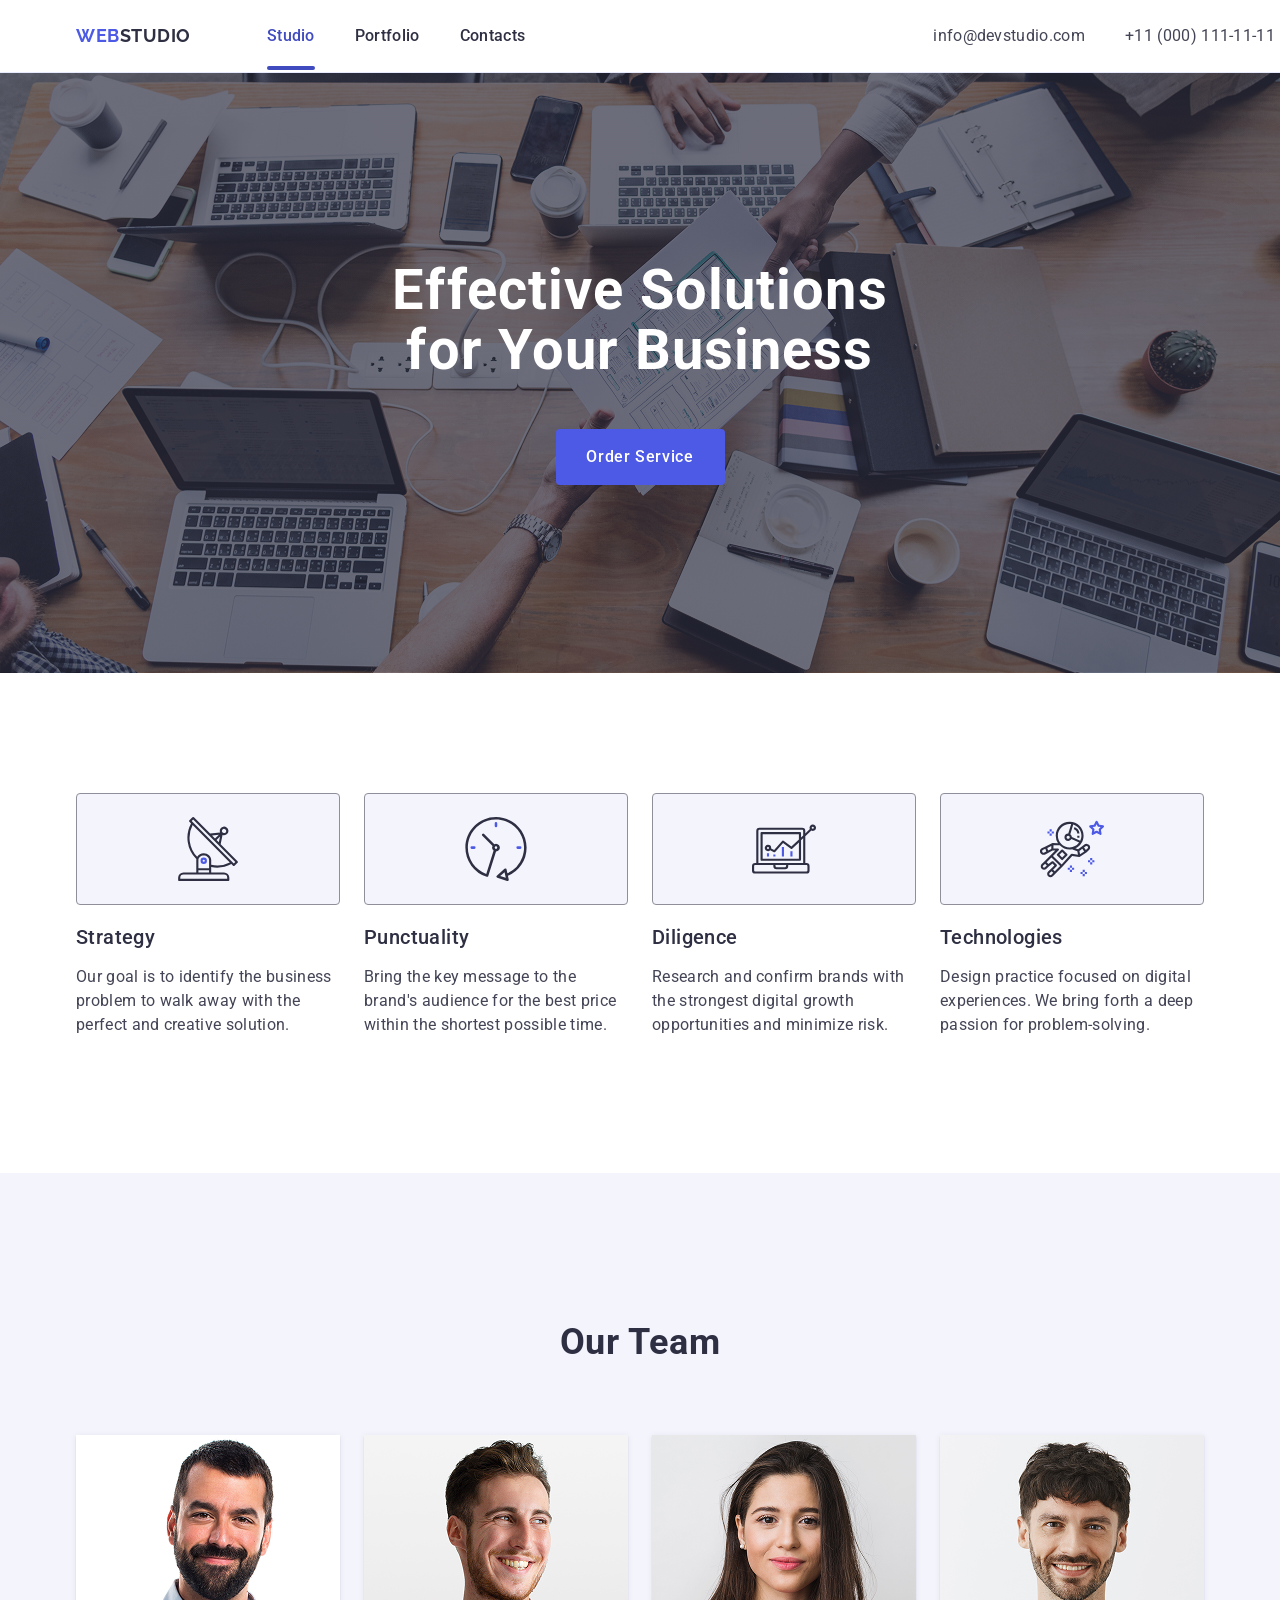
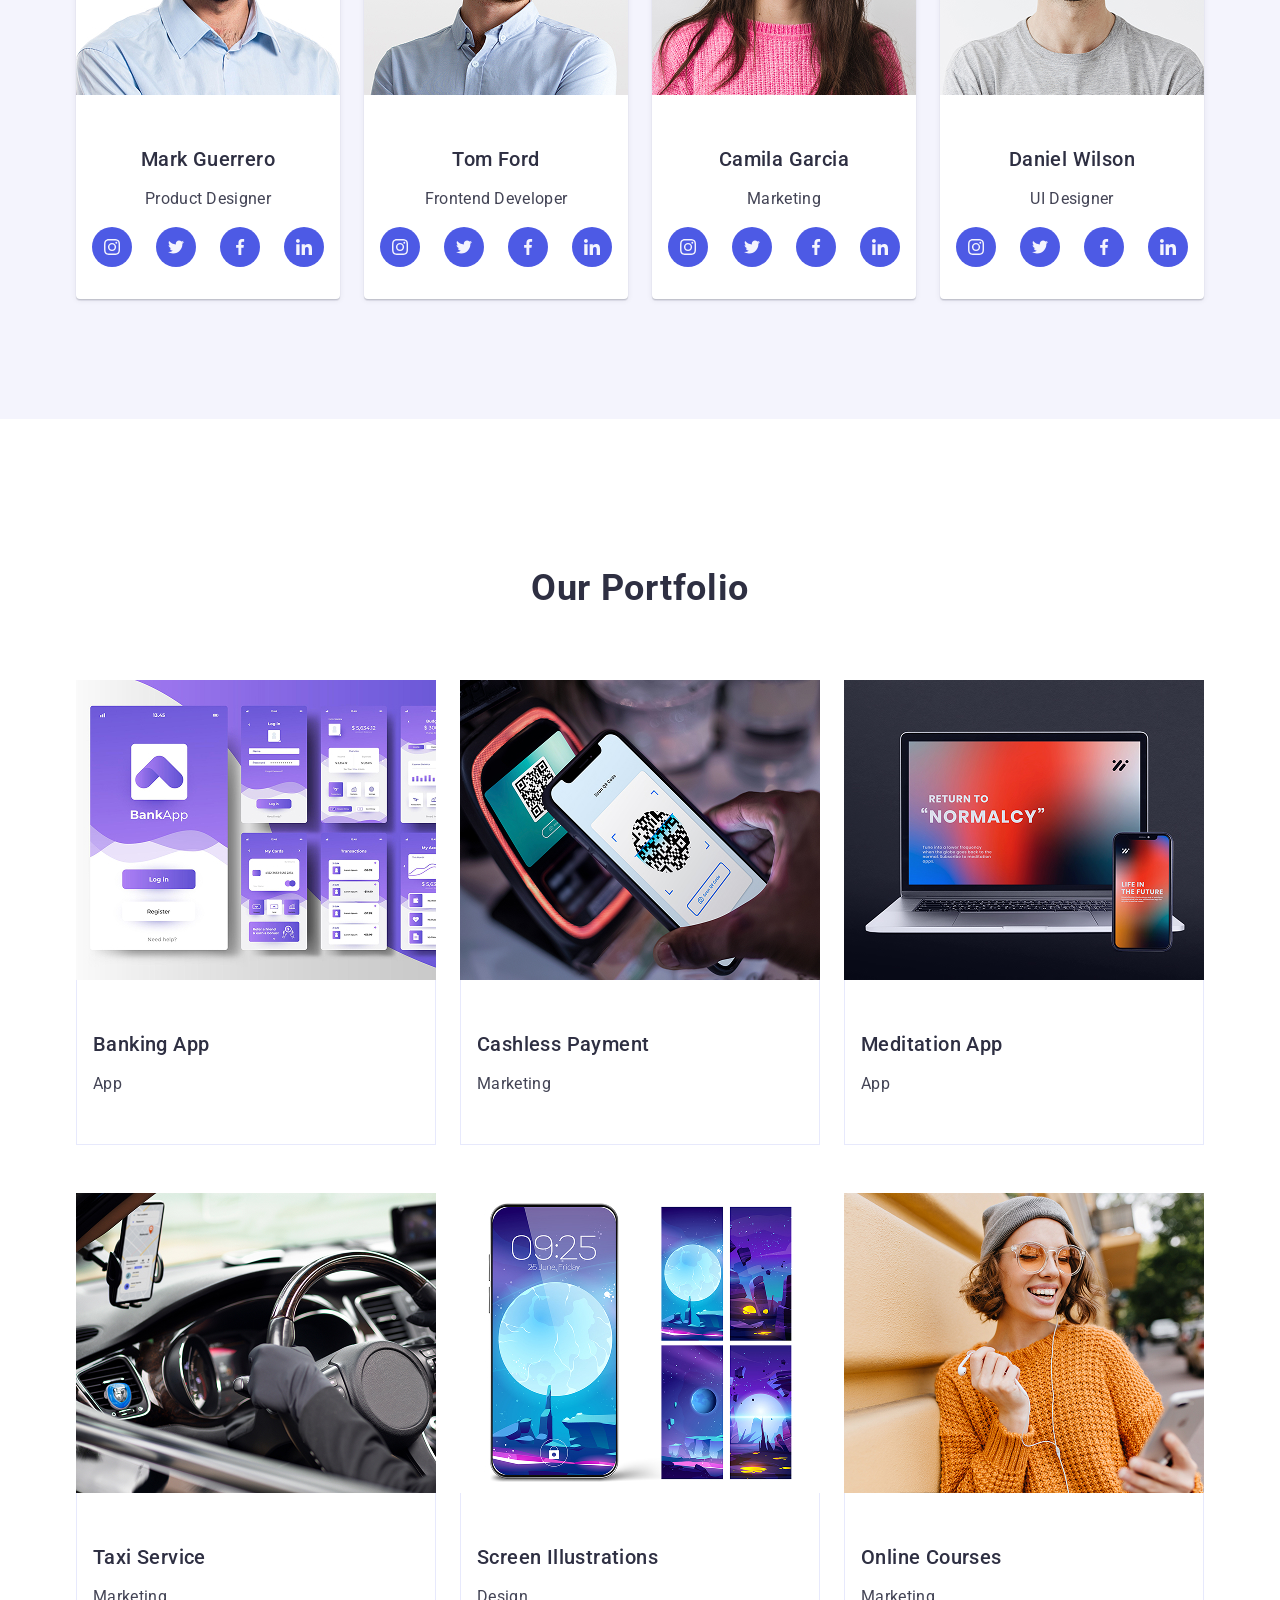
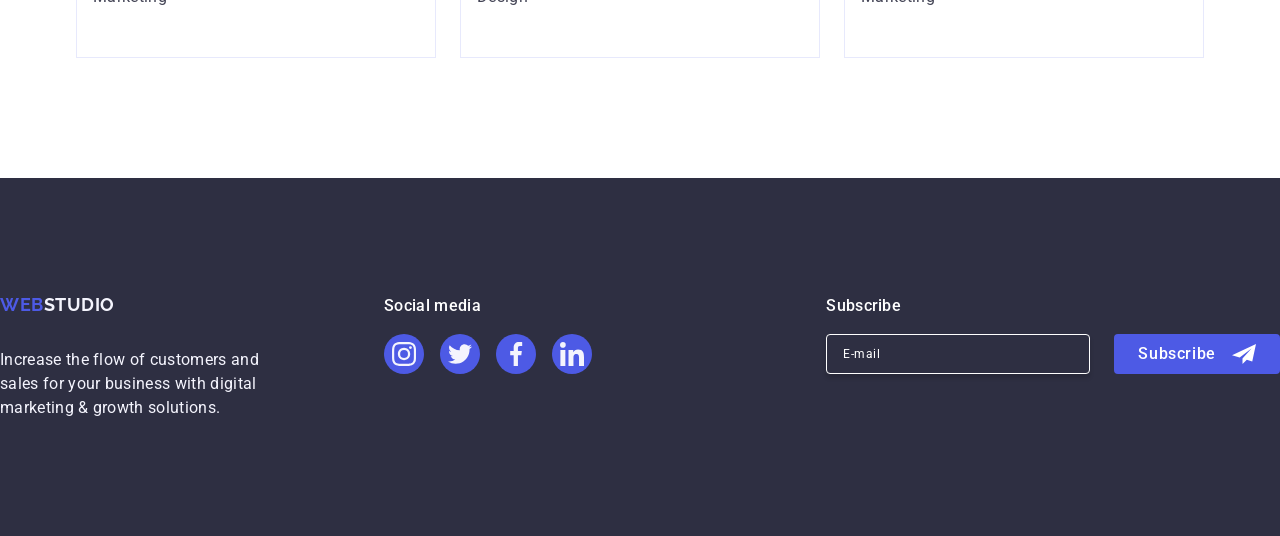
<file: index.html>
<!DOCTYPE html>
<html lang="en">

<head>
    <meta charset="UTF-8">
    <meta name="viewport" content="width=device-width, initial-scale=1.0">
    <title>WebStudio</title>
    <link rel="preconnect" href="https://fonts.googleapis.com">
    <link rel="preconnect" href="https://fonts.gstatic.com" crossorigin>
    <link
        href="https://fonts.googleapis.com/css2?family=Raleway:ital,wght@0,100..900;1,100..900&family=Roboto:ital,wght@0,100..900;1,100..900&display=swap"
        rel="stylesheet">

    <link rel="stylesheet" href="https://cdnjs.cloudflare.com/ajax/libs/modern-normalize/3.0.1/modern-normalize.min.css"
        integrity="sha512-q6WgHqiHlKyOqslT/lgBgodhd03Wp4BEqKeW6nNtlOY4quzyG3VoQKFrieaCeSnuVseNKRGpGeDU3qPmabCANg=="
        crossorigin="anonymous" referrerpolicy="no-referrer" />
    <link rel="stylesheet" href="./css/main.css">
</head>

<body>
    <header id="header" class="info">
        <div class="info-container container">
            <nav class="nav-info">
                <a href="./index.html" class="logo">Web<span class="logo-studio">Studio</span></a>
                <ul class="menu-info">
                    <li class="menu-info-pynkt"><a href="./index.html" class="logo-ulstudio current">Studio</a></li>
                    <li class="menu-info-pynkt"><a href="" class="logo-ulstudio">Portfolio</a></li>
                    <li class="menu-info-pynkt"><a href="" class="logo-ulstudio">Contacts</a></li>
                </ul>
            </nav>
            <address class="hea-address">
                <ul class="address-ul">
                    <li><a href="mailto:info@devstudio.com" class="link-address">info@devstudio.com</a></li>
                    <li><a href="tel:+110001111111" class="link-address">+11 (000) 111-11-11</a></li>
                </ul>
            </address>
        </div>
    </header>
    <main>
        <section id="hero" class="beginning">
            <div class="container-beg">
                <h1 class="beginning-head">Effective Solutions for Your Business</h1>
                <button type="button" class="beginning-button">Order Service</button>
            </div>
        </section>

        <section id="features" class="description">
            <div class="container">
                <h2 class="sr-only">ТекстНивидимка</h2>
                <ul class="description-ul">
                    <li class="description-li">
                        <div class="iconka">
                            <svg class="svg-li-description" width="64" height="64">
                                <use href="./images/icons.svg#icon-antenna-1"></use>
                            </svg>
                        </div>
                        <h3 class="description-head">Strategy</h3>
                        <p class="description-title">Our goal is to identify the business
                            problem to walk away with the perfect and creative solution.</p>
                    </li>

                    <li class="description-li">
                        <div class="iconka">
                            <svg class="svg-li-description" width="64" height="64">
                                <use href="./images/icons.svg#icon-clock-1"></use>
                            </svg>
                        </div>
                        <h3 class="description-head">Punctuality</h3>
                        <p class="description-title">Bring the key message to the brand's audience for the best price
                            within the shortest possible time.
                        </p>
                    </li>

                    <li class="description-li">
                        <div class="iconka">
                            <svg class="svg-li-description" width="64" height="64">
                                <use href="./images/icons.svg#icon-diagram-1"></use>
                            </svg>
                        </div>
                        <h3 class="description-head">Diligence</h3>
                        <p class="description-title">Research and confirm brands with the strongest digital growth
                            opportunities and minimize risk.
                        </p>
                    </li>

                    <li class="description-li">
                        <div class="iconka">
                            <svg class="svg-li-description" width="64" height="64">
                                <use href="./images/icons.svg#icon-astronaut-1"></use>
                            </svg>
                        </div>
                        <h3 class="description-head">Technologies</h3>
                        <p class="description-title">Design practice focused on digital experiences. We bring forth a
                            deep passion for problem-solving.
                        </p>
                    </li>
                </ul>
            </div>
        </section>

        <section id="team" class="team">
            <div class="container">
                <h2 class="team-hj">Our Team</h2>
                <ul class="team-ul">
                    <li class="team-li">
                        <img src="./images/mark.guerrero.jpg" alt="photo Mark Guerrero" width="264" height="260">
                        <div class="team-div-li">
                            <h3 class="team-name">Mark Guerrero</h3>
                            <p class="team-title">Product Designer</p>
                            <ul class="team-contacts">
                                <li class="team-contacts-li">
                                    <a href="" class="team-contacts-a">
                                        <svg class="team-contacts-svg" width="16" height="16">
                                            <use href="./images/icons.svg#icon-instagram-2"></use>
                                        </svg>
                                    </a>
                                </li>
                                <li class="team-contacts-li">
                                    <a href="" class="team-contacts-a">
                                        <svg class="team-contacts-svg" width="16" height="16">
                                            <use href="./images/icons.svg#icon-twitter-1"></use>
                                        </svg>
                                    </a>
                                </li>
                                <li class="team-contacts-li">
                                    <a href="" class="team-contacts-a">
                                        <svg class="team-contacts-svg" width="16" height="16">
                                            <use href="./images/icons.svg#icon-facebook-1"></use>
                                        </svg>
                                    </a>
                                </li>
                                <li class="team-contacts-li">
                                    <a href="" class="team-contacts-a">
                                        <svg class="team-contacts-svg" width="16" height="16">
                                            <use href="./images/icons.svg#icon-linkedin-1"></use>
                                        </svg>
                                    </a>
                                </li>
                            </ul>
                        </div>
                    </li>
                    <li class="team-li">
                        <img src="./images/tom.ford.jpg" alt="photo Tom Ford" width="264" height="260">
                        <div class="team-div-li">
                            <h3 class="team-name">Tom Ford</h3>
                            <p class="team-title">Frontend Developer</p>
                            <ul class="team-contacts">
                                <li class="team-contacts-li">
                                    <a href="" class="team-contacts-a">
                                        <svg class="team-contacts-svg" width="16" height="16">
                                            <use href="./images/icons.svg#icon-instagram-2"></use>
                                        </svg>
                                    </a>
                                </li>
                                <li class="team-contacts-li">
                                    <a href="" class="team-contacts-a">
                                        <svg class="team-contacts-svg" width="16" height="16">
                                            <use href="./images/icons.svg#icon-twitter-1"></use>
                                        </svg>
                                    </a>
                                </li>
                                <li class="team-contacts-li">
                                    <a href="" class="team-contacts-a">
                                        <svg class="team-contacts-svg" width="16" height="16">
                                            <use href="./images/icons.svg#icon-facebook-1"></use>
                                        </svg>
                                    </a>
                                </li>
                                <li class="team-contacts-li">
                                    <a href="" class="team-contacts-a">
                                        <svg class="team-contacts-svg" width="16" height="16">
                                            <use href="./images/icons.svg#icon-linkedin-1"></use>
                                        </svg>
                                    </a>
                                </li>
                            </ul>
                        </div>
                    </li>
                    <li class="team-li">
                        <img src="./images/camila.garcia.jpg" alt="photo Camila Garcia" width="264" height="260">
                        <div class="team-div-li">
                            <h3 class="team-name">Camila Garcia</h3>
                            <p class="team-title">Marketing</p>
                            <ul class="team-contacts">
                                <li class="team-contacts-li">
                                    <a href="" class="team-contacts-a">
                                        <svg class="team-contacts-svg" width="16" height="16">
                                            <use href="./images/icons.svg#icon-instagram-2"></use>
                                        </svg>
                                    </a>
                                </li>
                                <li class="team-contacts-li">
                                    <a href="" class="team-contacts-a">
                                        <svg class="team-contacts-svg" width="16" height="16">
                                            <use href="./images/icons.svg#icon-twitter-1"></use>
                                        </svg>
                                    </a>
                                </li>
                                <li class="team-contacts-li">
                                    <a href="" class="team-contacts-a">
                                        <svg class="team-contacts-svg" width="16" height="16">
                                            <use href="./images/icons.svg#icon-facebook-1"></use>
                                        </svg>
                                    </a>
                                </li>
                                <li class="team-contacts-li">
                                    <a href="" class="team-contacts-a">
                                        <svg class="team-contacts-svg" width="16" height="16">
                                            <use href="./images/icons.svg#icon-linkedin-1"></use>
                                        </svg>
                                    </a>
                                </li>
                            </ul>
                        </div>
                    </li>
                    <li class="team-li">
                        <img src="./images/daniel.wilson.jpg" alt="photo Daniel Wilson" width="264" height="260">
                        <div class="team-div-li">
                            <h3 class="team-name">Daniel Wilson </h3>
                            <p class="team-title">UI Designer</p>
                            <ul class="team-contacts">
                                <li class="team-contacts-li">
                                    <a href="" class="team-contacts-a">
                                        <svg class="team-contacts-svg" width="16" height="16">
                                            <use href="./images/icons.svg#icon-instagram-2"></use>
                                        </svg>
                                    </a>
                                </li>
                                <li class="team-contacts-li">
                                    <a href="" class="team-contacts-a">
                                        <svg class="team-contacts-svg" width="16" height="16">
                                            <use href="./images/icons.svg#icon-twitter-1"></use>
                                        </svg>
                                    </a>
                                </li>
                                <li class="team-contacts-li">
                                    <a href="" class="team-contacts-a">
                                        <svg class="team-contacts-svg" width="16" height="16">
                                            <use href="./images/icons.svg#icon-facebook-1"></use>
                                        </svg>
                                    </a>
                                </li>
                                <li class="team-contacts-li">
                                    <a href="" class="team-contacts-a">
                                        <svg class="team-contacts-svg" width="16" height="16">
                                            <use href="./images/icons.svg#icon-linkedin-1"></use>
                                        </svg>
                                    </a>
                                </li>
                            </ul>
                        </div>
                    </li>
                </ul>
            </div>
        </section>

        <section id="portfolio" class="portfolio-team">
            <div class="container">
                <h2 class="portfolio">Our Portfolio</h2>
                <ul class="portfolio-ul">
                    <li class="portfolio-li">
                        <div class="portfolio-img-div">
                            <img src="./images/banking.jpg" alt="banking" width="360">
                            <p class="portfolio-paragraf">
                                14 Stylish and User-Friendly App Design Concepts · Task Manager App · Calorie Tracker
                                App · Exotic Fruit Ecommerce App · Cloud Storage App
                            </p>
                        </div>
                        <div class="team-container">
                            <h3 class="portfolio-head">Banking App</h3>
                            <p class="portfolio-title">App</p>
                        </div>
                    </li>
                    <li class="portfolio-li">
                        <div class="portfolio-img-div">
                            <img src="./images/cashlees.jpg" alt="cashless" width="360">
                            <p class="portfolio-paragraf">
                                14 Stylish and User-Friendly App Design Concepts · Task Manager App · Calorie Tracker
                                App · Exotic Fruit Ecommerce App · Cloud Storage App
                            </p>
                        </div>
                        <div class="team-container">
                            <h3 class="portfolio-head">Cashless Payment</h3>
                            <p class="portfolio-title">Marketing</p>
                        </div>
                    </li>
                    <li class="portfolio-li">
                        <div class="portfolio-img-div">
                            <img src="./images/meditation.jpg" alt="meditation" width="360">
                            <p class="portfolio-paragraf">
                                14 Stylish and User-Friendly App Design Concepts · Task Manager App · Calorie Tracker
                                App · Exotic Fruit Ecommerce App · Cloud Storage App
                            </p>
                        </div>
                        <div class="team-container">
                            <h3 class="portfolio-head">Meditation App</h3>
                            <p class="portfolio-title">App</p>
                        </div>
                    </li>
                    <li class="portfolio-li">
                        <div class="portfolio-img-div">
                            <img src="./images/taxi.jpg" alt="taxi" width="360">
                            <p class="portfolio-paragraf">
                                14 Stylish and User-Friendly App Design Concepts · Task Manager App · Calorie Tracker
                                App · Exotic Fruit Ecommerce App · Cloud Storage App
                            </p>
                        </div>
                        <div class="team-container">
                            <h3 class="portfolio-head">Taxi Service</h3>
                            <p class="portfolio-title">Marketing</p>
                        </div>
                    </li>
                    <li class="portfolio-li">
                        <div class="portfolio-img-div">
                            <img src="./images/screen.jpg" alt="screen" width="360">
                            <p class="portfolio-paragraf">
                                14 Stylish and User-Friendly App Design Concepts · Task Manager App · Calorie Tracker
                                App · Exotic Fruit Ecommerce App · Cloud Storage App
                            </p>
                        </div>
                        <div class="team-container">
                            <h3 class="portfolio-head">Screen Illustrations</h3>
                            <p class="portfolio-title">Design</p>
                        </div>
                    </li>
                    <li class="portfolio-li">
                        <div class="portfolio-img-div">
                            <img src="./images/online.jpg" alt="online" width="360">
                            <p class="portfolio-paragraf">
                                14 Stylish and User-Friendly App Design Concepts · Task Manager App · Calorie Tracker
                                App · Exotic Fruit Ecommerce App · Cloud Storage App
                            </p>
                        </div>
                        <div class="team-container">
                            <h3 class="portfolio-head">Online Courses</h3>
                            <p class="portfolio-title">Marketing</p>
                        </div>
                    </li>
                </ul>
            </div>
        </section>
    </main>

    <footer id="footer" class="footer">
        <div class="container-footer">
            <div class="containerr-footer">
                <a href="./index.html" class="logoj">Web<span class="logo-studioj">Studio</span></a>
                <p class="footer-title">
                    Increase the flow of customers and sales for your business with digital
                    marketing & growth solutions.
                </p>
            </div>
            <div class="footer-contacts">
                <p class="footer-paragraf">Social media</p>
                <ul class="footer-ul">
                    <li class="footer-li">
                        <a href="" class="footer-link">
                            <svg class="footer-svg" width="24" height="24">
                                <use href="./images/icons.svg#icon-instagram-2"></use>
                            </svg>
                        </a>
                    </li>
                    <li class="footer-li">
                        <a href="" class="footer-link">
                            <svg class="footer-svg" width="24" height="24">
                                <use href="./images/icons.svg#icon-twitter-1"></use>
                            </svg>
                        </a>
                    </li>
                    <li class="footer-li">
                        <a href="" class="footer-link">
                            <svg class="footer-svg" width="24" height="24">
                                <use href="./images/icons.svg#icon-facebook-1"></use>
                            </svg>
                        </a>
                    </li>
                    <li class="footer-li">
                        <a href="" class="footer-link">
                            <svg class="footer-svg" width="24" height="24">
                                <use href="./images/icons.svg#icon-linkedin-1"></use>
                            </svg>
                        </a>
                    </li>
                </ul>
            </div>
            <div class="footer-subscribe">
                <p class="footer-subscribe-p">Subscribe</p>
                <form class="footer-subscribe-form">
                    <label class="footer-subscribe-label">
                        <input class="footer-subscribe-input" type="email" name="email" placeholder="E-mail">
                    </label>
                    <button type="submit" class="footer-subscribe-button">
                        Subscribe
                        <svg class="footer-subscribe-svg" width="24" height="24">
                            <use href="./images/icons.svg#icon-Frame-3"></use>
                        </svg>
                    </button>
                </form>
            </div>
        </div>
    </footer>

    <div id="modal" class="modal-overlay">
        <div class="modal-window">
            <button class="modal-button" type="button">
                <svg class="modal-svg" width="8" height="8">
                    <use href="./images/icons.svg#icon-close-black-18dp-2-1"></use>
                </svg>
            </button>
            <p class="modal-p">Leave your contacts and we will call you back</p>
            <form class="model-form">
                <div class="modal-form-div">
                    <label class="modal-form-label" for="user-name">Name</label>
                    <div class="modal-label-div">
                        <input type="text" id="user-name" name="user-name" class="modal-label-input">
                        <svg class="modal-input-svg" width="18" height="24">
                            <use href="./images/icons.svg#icon-person-black-18dp-1"></use>
                        </svg>
                    </div>
                </div>
                <div class="modal-form-div">
                    <label class="modal-form-label" for="user-phone">Phone</label>
                    <div class="modal-label-div">
                        <input type="tel" id="user-phone" name="user-phone" class="modal-label-input">
                        <svg class="modal-input-svg" width="18" height="24">
                            <use href="./images/icons.svg#icon-phone-black-18dp-1"></use>
                        </svg>
                    </div>
                </div>
                <div class="modal-form-div">
                    <label class="modal-form-label" for="user-email">Email</label>
                    <div class="modal-label-div">
                        <input type="email" id="user-email" name="user-email" class="modal-label-input">
                        <svg class="modal-input-svg" width="18" height="24">
                            <use href="./images/icons.svg#icon-email-black-18dp-1"></use>
                        </svg>
                    </div>
                </div>
                <div class="modal-form-divvvv">
                    <label for="user-comment" class="modal-form-label">Comment</label>
                    <textarea class="model-textarea" name="user-comment" id="user-comment"
                        placeholder="Text input"></textarea>
                </div>
                <div class="modal-form-checkbox">
                    <input class="sr-only" type="checkbox" id="user-privacy" value="true" name="user-privacy">
                    <label class="form-checkbox-label" for="user-privacy">
                        <span class="form-label-span">
                            <svg class="" width="10" height="8">
                                <use href="./images/icons.svg#icon-Vector-1"></use>
                            </svg>
                        </span>
                        I accept the terms and conditions of the
                        <a href="" class="form-checkbox-label-a">Privacy Policy</a>
                    </label>
                </div>
                <button type="submit" class="form-buttonn">Send</button>
            </form>
        </div>
    </div>
</body>

</html>
</file>
<file: css/main.css>
@import './common.css';
@import './header.css';
@import './hero.css';
@import './features.css';
@import './team.css';
@import './portfolio.css';
@import './footer.css';
@import './modal.css';
</file>
